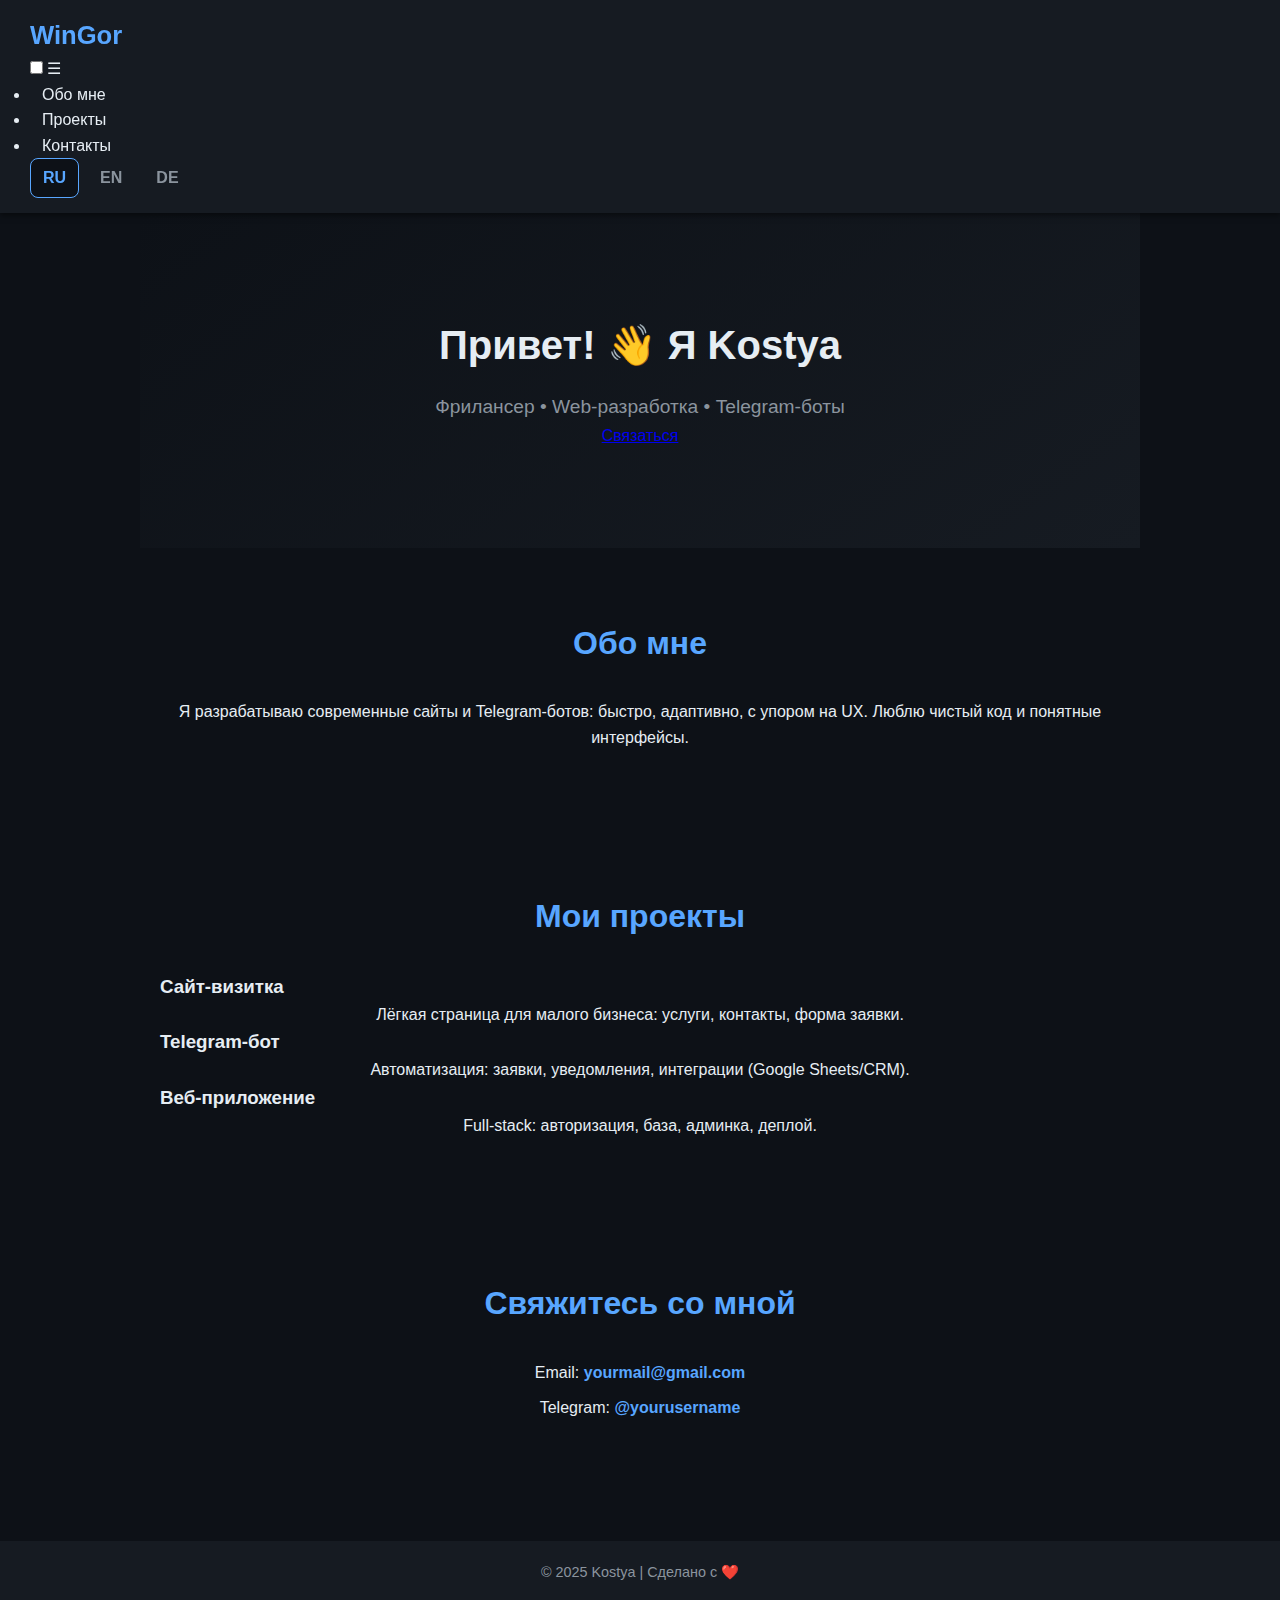
<file: test/test1.html>
<!DOCTYPE html>
<html lang="ru">

<head>
    <meta charset="UTF-8" />
    <meta name="viewport" content="width=device-width, initial-scale=1.0" />
    <title>Портфолио | Web & TG Bots</title>
    <link rel="stylesheet" href="style.css" />
</head>

<body>

    <!-- 🔤 Глобальные переключатели языков (должны быть ПЕРЕД контентом) -->
    <input type="radio" name="lang" id="ru" class="lang-toggle" checked />
    <input type="radio" name="lang" id="en" class="lang-toggle" />
    <input type="radio" name="lang" id="de" class="lang-toggle" />

    <!-- Весь сайт внутри .page чтобы CSS умел показывать нужный язык -->
    <div class="page">
        <!-- Навигация -->
        <header>
            <nav class="navbar">
                <div class="logo">WinGor</div>

                <!-- Бургер меню -->
                <input type="checkbox" id="menu-toggle" class="menu-toggle" />
                <label for="menu-toggle" class="menu-icon" aria-label="Открыть меню">☰</label>

                <!-- ТРИ списка навигации под разные языки -->
                <ul class="nav-links lang ru">
                    <li><a href="#about">Обо мне</a></li>
                    <li><a href="#projects">Проекты</a></li>
                    <li><a href="#contact">Контакты</a></li>
                </ul>
                <ul class="nav-links lang en">
                    <li><a href="#about">About</a></li>
                    <li><a href="#projects">Projects</a></li>
                    <li><a href="#contact">Contact</a></li>
                </ul>
                <ul class="nav-links lang de">
                    <li><a href="#about">Über mich</a></li>
                    <li><a href="#projects">Projekte</a></li>
                    <li><a href="#contact">Kontakt</a></li>
                </ul>

                <!-- Кнопки RU | EN | DE (просто label’ы к радио сверху) -->
                <div class="lang-switch">
                    <label for="ru" class="pill">RU</label>
                    <label for="en" class="pill">EN</label>
                    <label for="de" class="pill">DE</label>
                </div>
            </nav>
        </header>

        <!-- Hero -->
        <section class="hero">
            <div class="lang ru">
                <h1>Привет! 👋 Я Kostya</h1>
                <p>Фрилансер • Web-разработка • Telegram-боты</p>
                <a href="#contact" class="btn">Связаться</a>
            </div>
            <div class="lang en">
                <h1>Hello! 👋 I'm Kostya</h1>
                <p>Freelancer • Web Development • Telegram Bots</p>
                <a href="#contact" class="btn">Contact</a>
            </div>
            <div class="lang de">
                <h1>Hallo! 👋 Ich bin Kostya</h1>
                <p>Freelancer • Web-Entwicklung • Telegram-Bots</p>
                <a href="#contact" class="btn">Kontakt</a>
            </div>
        </section>

        <!-- About -->
        <section id="about" class="about">
            <h2 class="lang ru">Обо мне</h2>
            <h2 class="lang en">About Me</h2>
            <h2 class="lang de">Über mich</h2>

            <p class="lang ru">
                Я разрабатываю современные сайты и Telegram-ботов: быстро, адаптивно, с упором на UX.
                Люблю чистый код и понятные интерфейсы.
            </p>
            <p class="lang en">
                I build modern websites and Telegram bots: fast, responsive, and user-centric.
                I care about clean code and clear UX.
            </p>
            <p class="lang de">
                Ich entwickle moderne Websites und Telegram-Bots: schnell, responsiv und benutzerorientiert.
                Sauberer Code und klare UX sind mir wichtig.
            </p>
        </section>

        <!-- Projects -->
        <section id="projects" class="projects">
            <h2 class="lang ru">Мои проекты</h2>
            <h2 class="lang en">My Projects</h2>
            <h2 class="lang de">Meine Projekte</h2>

            <div class="project-grid">
                <article class="project-card">
                    <h3 class="lang ru">Сайт-визитка</h3>
                    <h3 class="lang en">Business Website</h3>
                    <h3 class="lang de">Visitenkarten-Website</h3>
                    <p class="lang ru">Лёгкая страница для малого бизнеса: услуги, контакты, форма заявки.</p>
                    <p class="lang en">Lightweight page for small businesses: services, contact, lead form.</p>
                    <p class="lang de">Leichte Seite für KMU: Leistungen, Kontakt, Anfrageformular.</p>
                </article>

                <article class="project-card">
                    <h3 class="lang ru">Telegram-бот</h3>
                    <h3 class="lang en">Telegram Bot</h3>
                    <h3 class="lang de">Telegram-Bot</h3>
                    <p class="lang ru">Автоматизация: заявки, уведомления, интеграции (Google Sheets/CRM).</p>
                    <p class="lang en">Automation: requests, notifications, integrations (Google Sheets/CRM).</p>
                    <p class="lang de">Automatisierung: Anfragen, Benachrichtigungen, Integrationen (Sheets/CRM).</p>
                </article>

                <article class="project-card">
                    <h3 class="lang ru">Веб-приложение</h3>
                    <h3 class="lang en">Web App</h3>
                    <h3 class="lang de">Webanwendung</h3>
                    <p class="lang ru">Full-stack: авторизация, база, админка, деплой.</p>
                    <p class="lang en">Full-stack: auth, database, admin panel, deploy.</p>
                    <p class="lang de">Full-Stack: Login, Datenbank, Admin, Deployment.</p>
                </article>
            </div>
        </section>

        <!-- Contact -->
        <section id="contact" class="contact">
            <h2 class="lang ru">Свяжитесь со мной</h2>
            <h2 class="lang en">Contact Me</h2>
            <h2 class="lang de">Kontakt</h2>

            <p class="lang ru">Email: <a href="mailto:yourmail@gmail.com">yourmail@gmail.com</a></p>
            <p class="lang en">Email: <a href="mailto:yourmail@gmail.com">yourmail@gmail.com</a></p>
            <p class="lang de">E-Mail: <a href="mailto:yourmail@gmail.com">yourmail@gmail.com</a></p>

            <p>Telegram: <a href="https://t.me/yourusername" target="_blank">@yourusername</a></p>
        </section>

        <!-- Footer -->
        <footer>
            <p class="lang ru">© 2025 Kostya | Сделано с ❤️</p>
            <p class="lang en">© 2025 Kostya | Made with ❤️</p>
            <p class="lang de">© 2025 Kostya | Gemacht mit ❤️</p>
        </footer>
    </div>
</body>

</html>
</file>
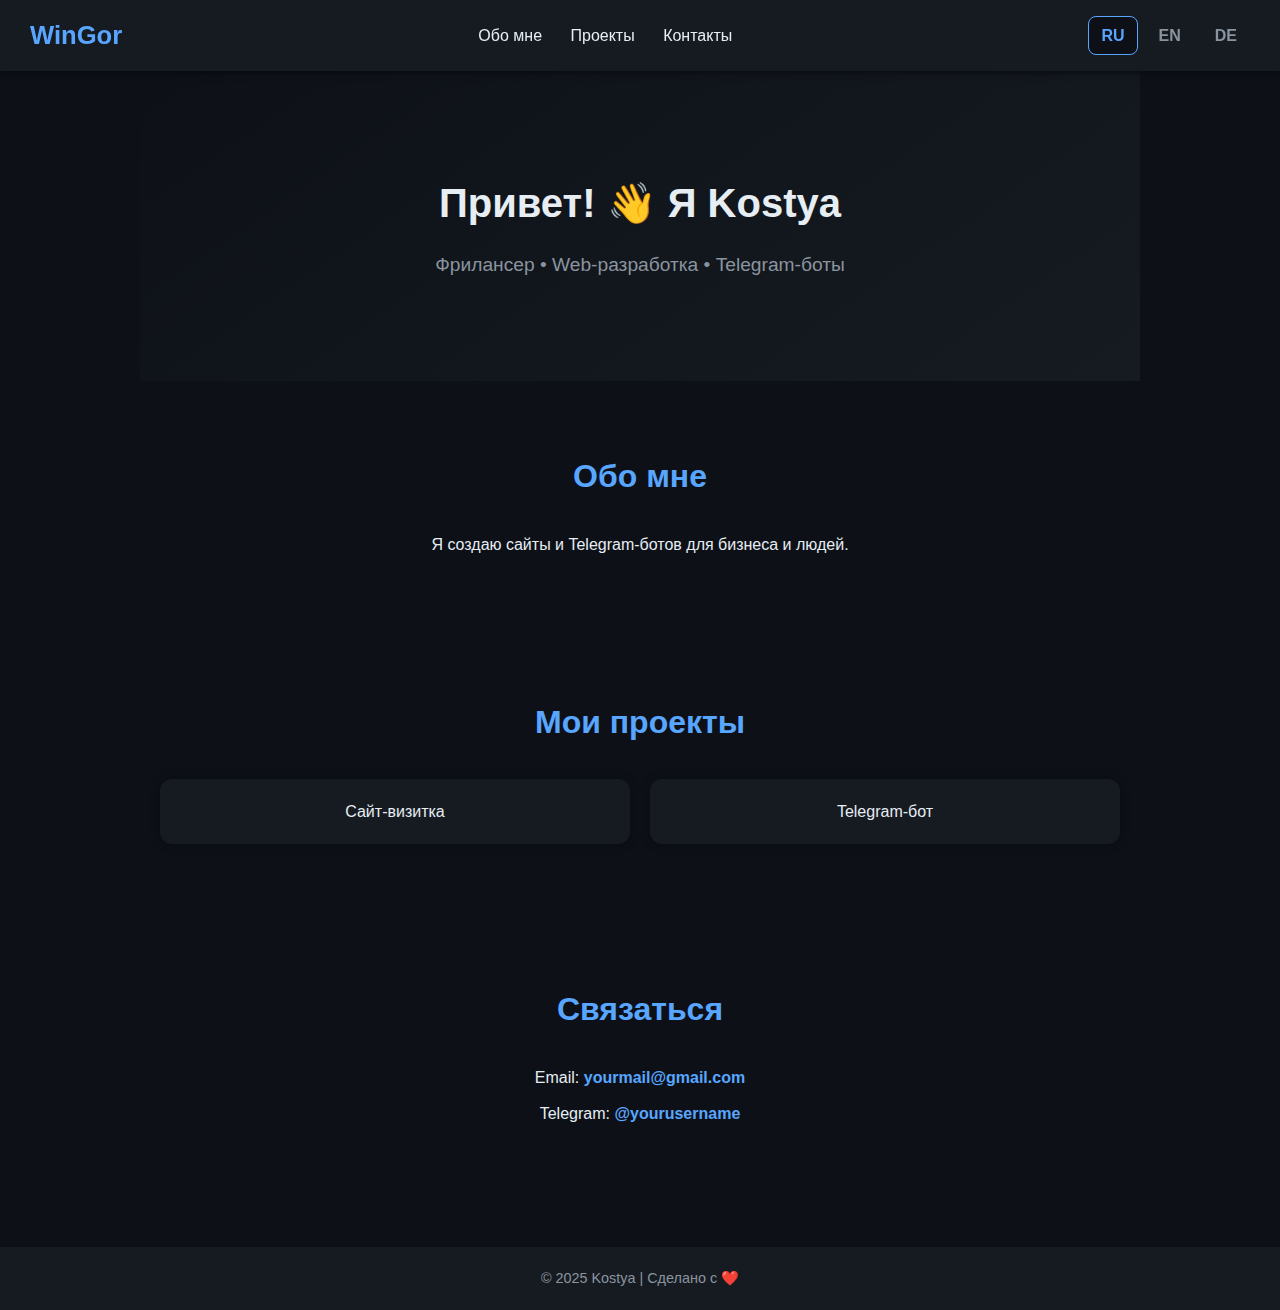
<file: test/testindexx.html>
<!DOCTYPE html>
<html lang="ru">

<head>
    <meta charset="UTF-8" />
    <meta name="viewport" content="width=device-width, initial-scale=1.0" />
    <title>Portfolio | WinGor</title>
    <link rel="stylesheet" href="style.css" />
</head>

<body>

    <!-- переключатели языка -->
    <input type="radio" name="lang" id="ru" class="lang-toggle" checked />
    <input type="radio" name="lang" id="en" class="lang-toggle" />
    <input type="radio" name="lang" id="de" class="lang-toggle" />

    <div class="page">
        <!-- шапка -->
        <header>
            <div class="logo">WinGor</div>
            <nav class="lang ru">
                <a href="#about">Обо мне</a>
                <a href="#projects">Проекты</a>
                <a href="#contact">Контакты</a>
            </nav>
            <nav class="lang en">
                <a href="#about">About</a>
                <a href="#projects">Projects</a>
                <a href="#contact">Contact</a>
            </nav>
            <nav class="lang de">
                <a href="#about">Über mich</a>
                <a href="#projects">Projekte</a>
                <a href="#contact">Kontakt</a>
            </nav>

            <!-- кнопки -->
            <div class="lang-switch">
                <label for="ru">RU</label>
                <label for="en">EN</label>
                <label for="de">DE</label>
            </div>
        </header>

        <!-- hero -->
        <section class="hero">
            <div class="lang ru">
                <h1>Привет! 👋 Я Kostya</h1>
                <p>Фрилансер • Web-разработка • Telegram-боты</p>
            </div>
            <div class="lang en">
                <h1>Hello! 👋 I'm Kostya</h1>
                <p>Freelancer • Web Development • Telegram Bots</p>
            </div>
            <div class="lang de">
                <h1>Hallo! 👋 Ich bin Kostya</h1>
                <p>Freelancer • Web-Entwicklung • Telegram-Bots</p>
            </div>
        </section>

        <!-- about -->
        <section id="about">
            <h2 class="lang ru">Обо мне</h2>
            <h2 class="lang en">About Me</h2>
            <h2 class="lang de">Über mich</h2>

            <p class="lang ru">Я создаю сайты и Telegram-ботов для бизнеса и людей.</p>
            <p class="lang en">I create websites and Telegram bots for businesses and people.</p>
            <p class="lang de">Ich entwickle Websites und Telegram-Bots für Unternehmen und Menschen.</p>
        </section>

        <!-- projects -->
        <section id="projects">
            <h2 class="lang ru">Мои проекты</h2>
            <h2 class="lang en">My Projects</h2>
            <h2 class="lang de">Meine Projekte</h2>

            <ul>
                <li class="lang ru">Сайт-визитка</li>
                <li class="lang en">Business Website</li>
                <li class="lang de">Visitenkarten-Website</li>

                <li class="lang ru">Telegram-бот</li>
                <li class="lang en">Telegram Bot</li>
                <li class="lang de">Telegram-Bot</li>
            </ul>
        </section>

        <!-- contact -->
        <section id="contact">
            <h2 class="lang ru">Связаться</h2>
            <h2 class="lang en">Contact</h2>
            <h2 class="lang de">Kontakt</h2>

            <p>Email: <a href="mailto:yourmail@gmail.com">yourmail@gmail.com</a></p>
            <p>Telegram: <a href="https://t.me/yourusername">@yourusername</a></p>
        </section>

        <!-- footer -->
        <footer>
            <p class="lang ru">© 2025 Kostya | Сделано с ❤️</p>
            <p class="lang en">© 2025 Kostya | Made with ❤️</p>
            <p class="lang de">© 2025 Kostya | Gemacht mit ❤️</p>
        </footer>
    </div>
</body>

</html>
</file>
<file: test/style.css>
/* базовое */
* {
    margin: 0;
    padding: 0;
    box-sizing: border-box;
}

body {
    font-family: "Segoe UI", Arial, sans-serif;
    background: #0d1117;
    color: #e6edf3;
    line-height: 1.6;
}

/* скрытые радио */
.lang-toggle {
    display: none;
}

/* переключение языка */
.lang {
    display: none;
}

#ru:checked~.page .lang.ru {
    display: block;
}

#en:checked~.page .lang.en {
    display: block;
}

#de:checked~.page .lang.de {
    display: block;
}

/* header */
header {
    background: #161b22;
    padding: 15px 30px;
    display: flex;
    justify-content: space-between;
    align-items: center;
    box-shadow: 0 2px 6px rgba(0, 0, 0, .5);
    position: sticky;
    top: 0;
    z-index: 1000;
}

.logo {
    font-size: 1.6rem;
    font-weight: bold;
    color: #58a6ff;
}

nav a {
    margin: 0 12px;
    text-decoration: none;
    color: #e6edf3;
    font-weight: 500;
    transition: 0.3s;
}

nav a:hover {
    color: #58a6ff;
}

/* переключатель языков */
.lang-switch {
    display: flex;
    gap: 8px;
}

.lang-switch label {
    cursor: pointer;
    padding: 6px 12px;
    border-radius: 8px;
    font-weight: 600;
    color: #8b949e;
    border: 1px solid transparent;
    transition: 0.3s;
}

.lang-switch label:hover {
    color: #e6edf3;
    background: #21262d;
}

section p {
    text-align: center;
}

#ru:checked~.page .lang-switch label[for="ru"],
#en:checked~.page .lang-switch label[for="en"],
#de:checked~.page .lang-switch label[for="de"] {
    color: #58a6ff;
    border: 1px solid #58a6ff;
    background: #0d1117;
    text-align: center;
}

/* hero */
.hero {
    text-align: center;
    padding: 100px 20px;
    background: linear-gradient(145deg, #0d1117, #161b22);
}

.hero h1 {
    font-size: 2.5rem;
    margin-bottom: 15px;
}

.hero p {
    font-size: 1.2rem;
    color: #8b949e;
}

/* sections */
section {
    padding: 70px 20px;
    max-width: 1000px;
    margin: auto;
}

h2 {
    text-align: center;
    margin-bottom: 30px;
    font-size: 2rem;
    color: #58a6ff;
}

/* проекты в карточках */
#projects ul {
    display: grid;
    grid-template-columns: repeat(auto-fit, minmax(220px, 1fr));
    gap: 20px;
    padding: 0;
    list-style: none;
}

#projects li {
    background: #161b22;
    padding: 20px;
    border-radius: 12px;
    box-shadow: 0 0 10px rgba(0, 0, 0, .4);
    text-align: center;
    font-weight: 500;
    transition: 0.3s;
}

#projects li:hover {
    transform: translateY(-5px);
    box-shadow: 0 0 15px rgba(88, 166, 255, .4);
}

/* контакты */
#contact p {
    text-align: center;
    margin: 10px 0;
}

#contact a {
    color: #58a6ff;
    text-decoration: none;
    font-weight: bold;
}

#contact a:hover {
    text-decoration: underline;
}

/* footer */
footer {
    background: #161b22;
    text-align: center;
    padding: 20px;
    color: #8b949e;
    font-size: 0.9rem;
    margin-top: 40px;
}
</file>
